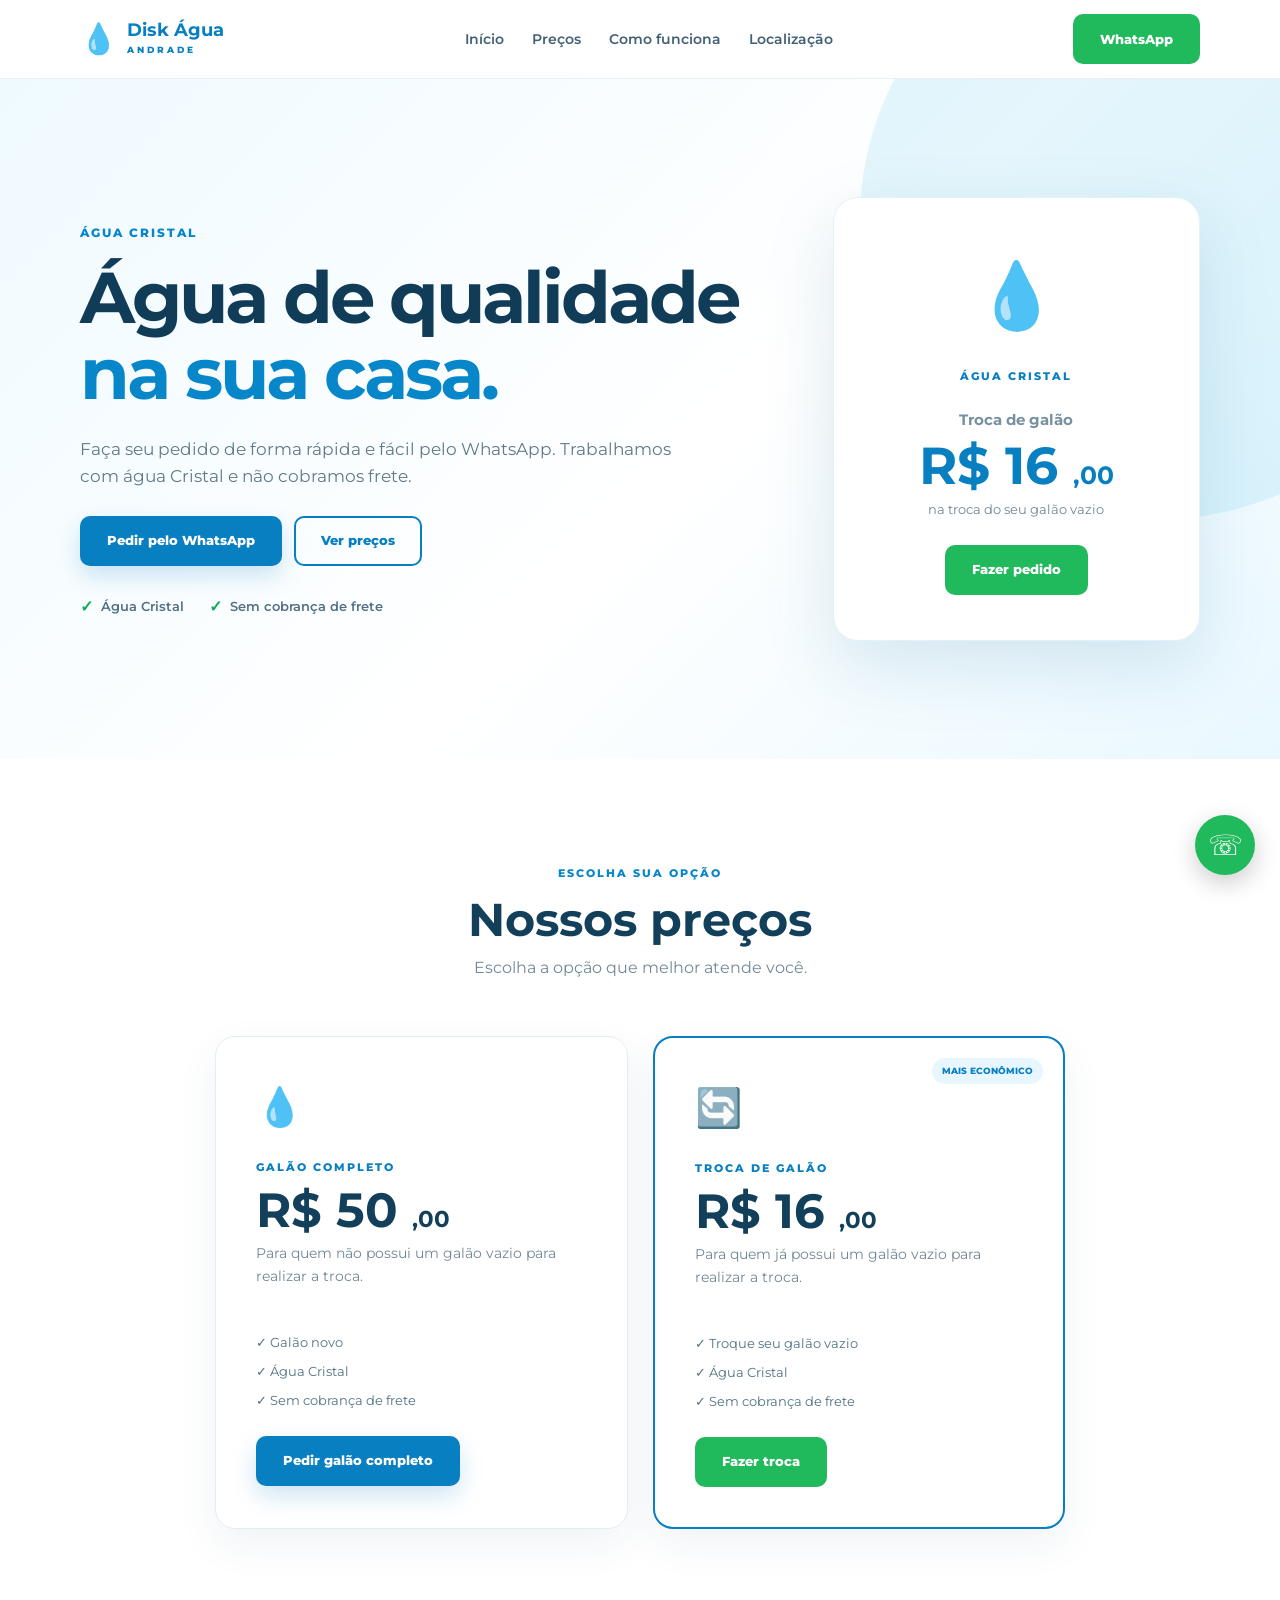
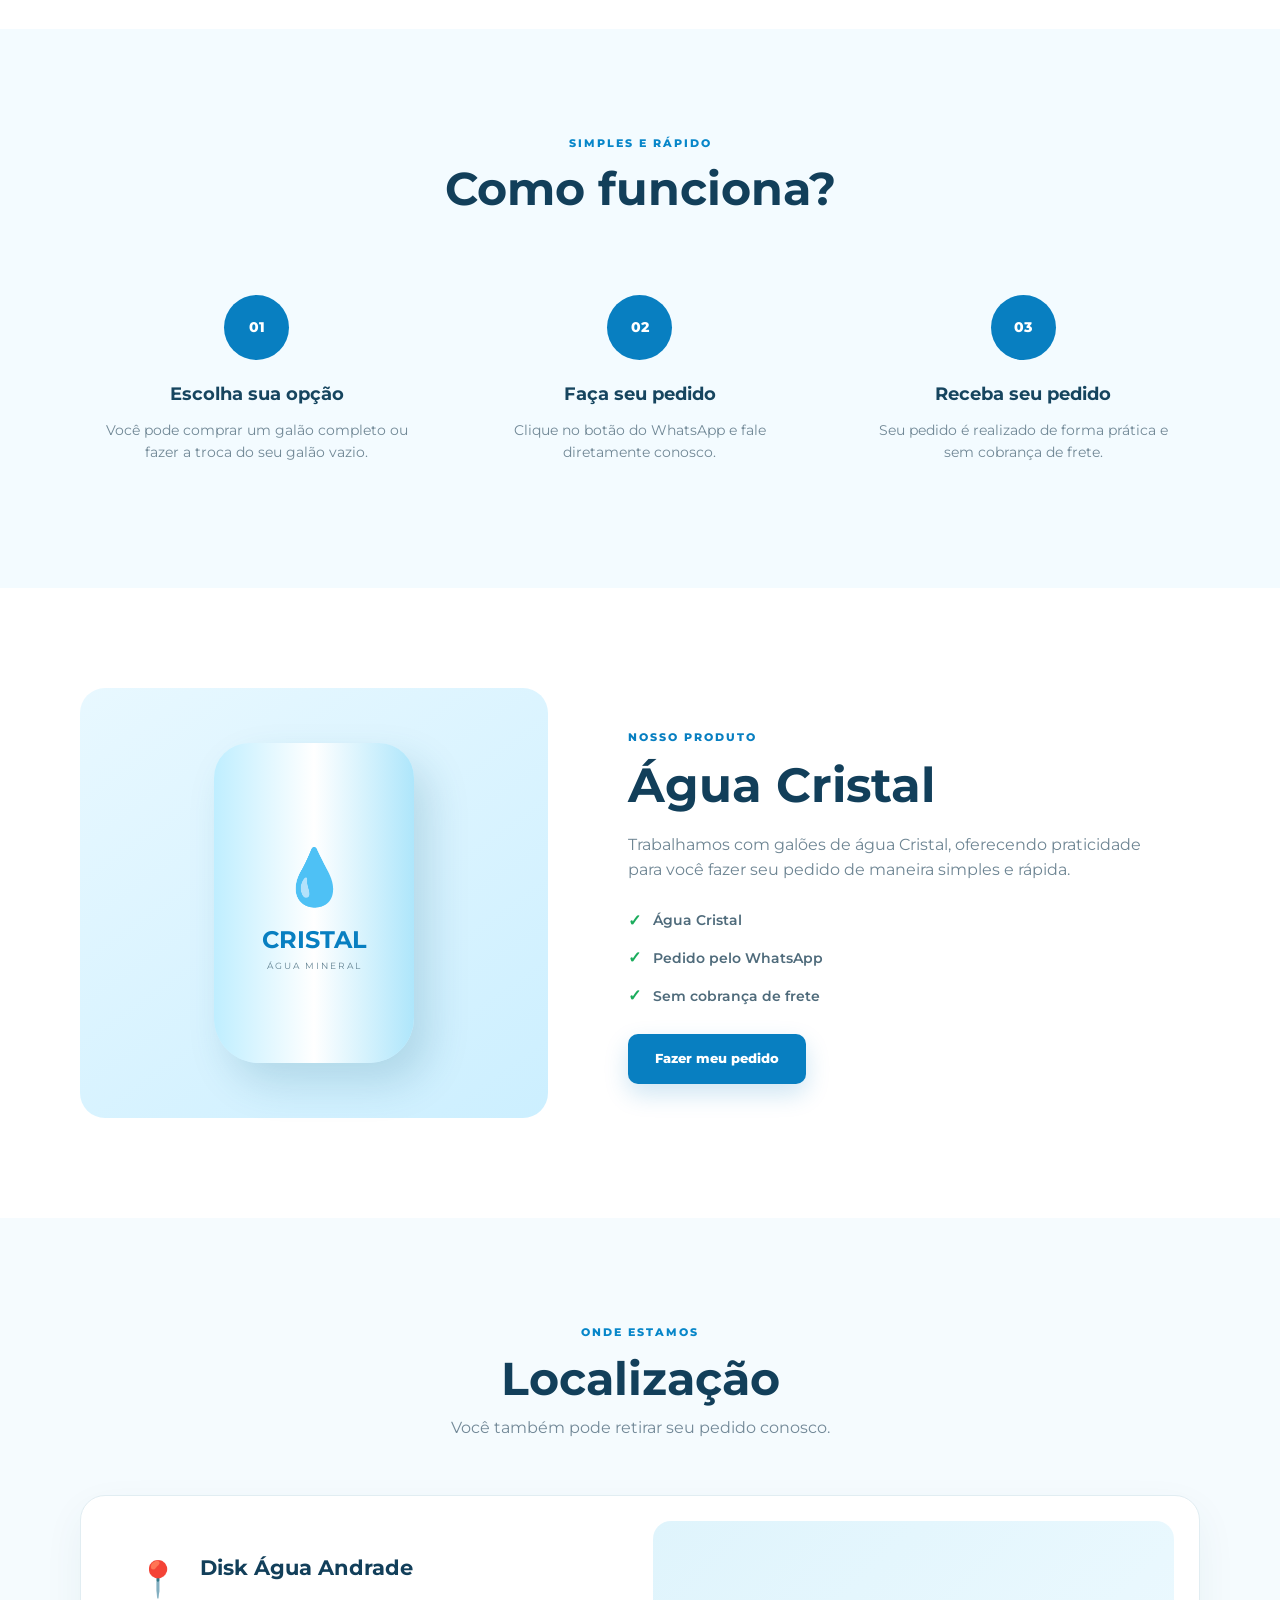
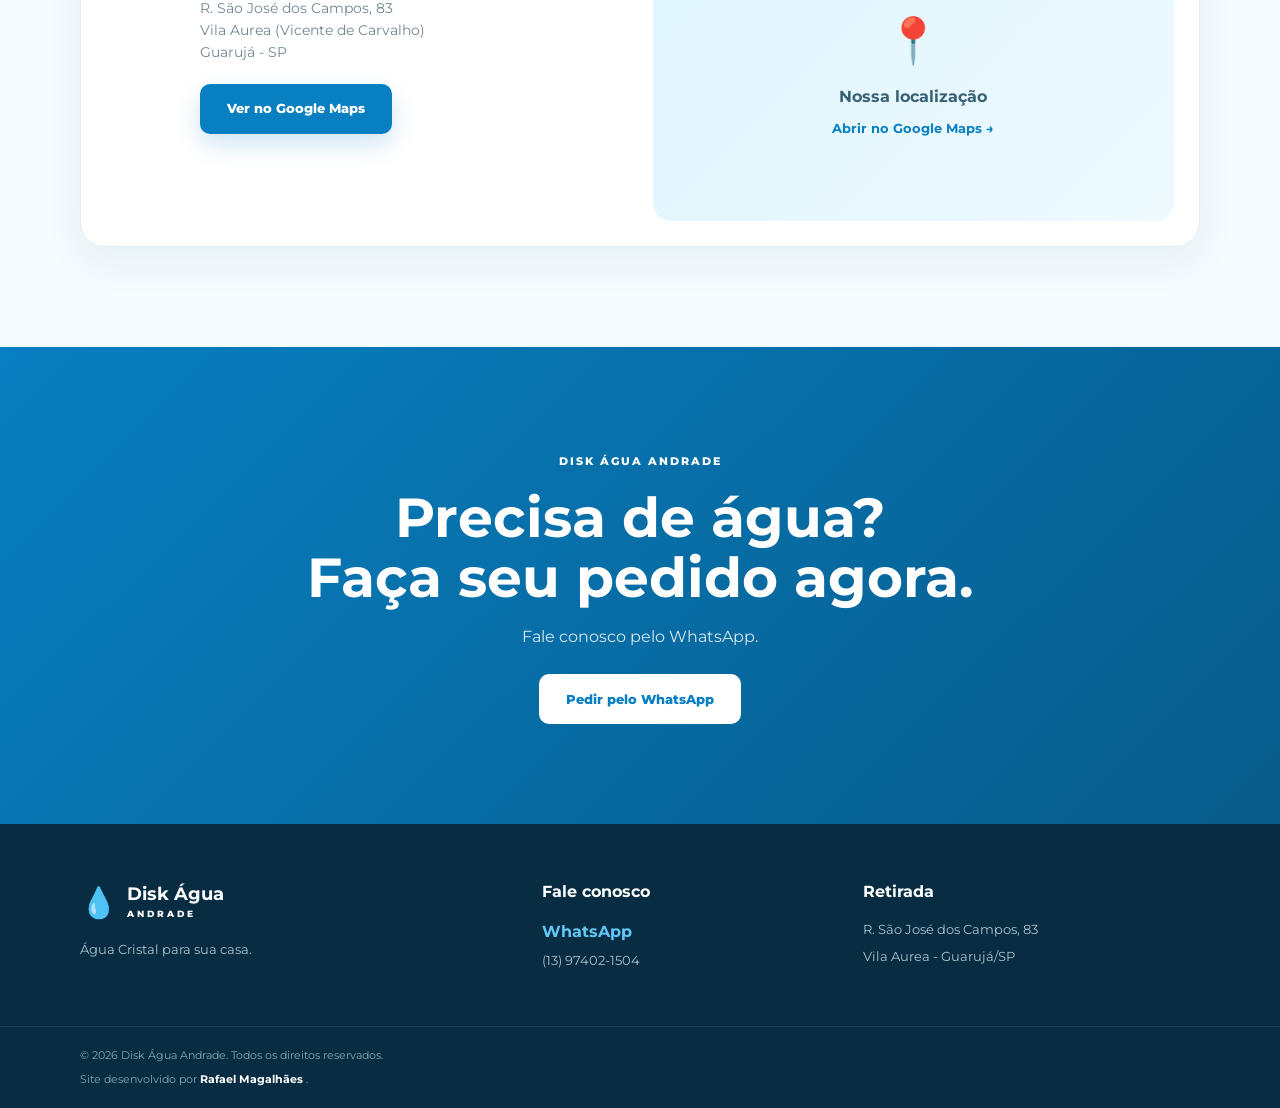
<file: Loja de àgua/index.html>
<!DOCTYPE html>
<html lang="pt-BR">

<head>

    <meta charset="UTF-8">

    <meta name="viewport" content="width=device-width, initial-scale=1.0">

    <title>Disk Água Andrade | Água Cristal</title>

    <meta
        name="description"
        content="Disk Água Andrade. Água Cristal com entrega sem cobrança de frete. Galão completo por R$ 50,00 ou troca por apenas R$ 16,00."
    >

    <link rel="stylesheet" href="style.css">

    <link rel="preconnect" href="https://fonts.googleapis.com">

    <link rel="preconnect" href="https://fonts.gstatic.com" crossorigin>

    <link
        href="https://fonts.googleapis.com/css2?family=Montserrat:wght@400;500;600;700;800&display=swap"
        rel="stylesheet"
    >

</head>


<body>


    <!-- =========================================
         HEADER
    ========================================== -->

    <header class="header">

        <div class="container header-content">


            <a href="#inicio" class="logo">

                <span class="logo-water">
                    💧
                </span>

                <span>

                    <strong>
                        Disk Água
                    </strong>

                    <small>
                        ANDRADE
                    </small>

                </span>

            </a>


            <nav class="nav">

                <a href="#inicio">
                    Início
                </a>

                <a href="#precos">
                    Preços
                </a>

                <a href="#como-funciona">
                    Como funciona
                </a>

                <a href="#localizacao">
                    Localização
                </a>

            </nav>


            <a
                href="#"
                class="btn btn-whatsapp header-whatsapp"
                data-whatsapp="geral"
            >
                WhatsApp
            </a>


            <button
                class="menu-button"
                id="menuButton"
                aria-label="Abrir menu"
            >
                ☰
            </button>


        </div>

    </header>



    <main>


        <!-- =========================================
             HERO
        ========================================== -->

        <section class="hero" id="inicio">

            <div class="hero-background"></div>


            <div class="container hero-content">


                <div class="hero-text">


                    <span class="tag">
                        ÁGUA CRISTAL
                    </span>


                    <h1>

                        Água de qualidade

                        <span>
                            na sua casa.
                        </span>

                    </h1>


                    <p>

                        Faça seu pedido de forma rápida e fácil pelo WhatsApp.
                        Trabalhamos com água Cristal e não cobramos frete.

                    </p>


                    <div class="hero-buttons">


                        <a
                            href="#"
                            class="btn btn-primary"
                            data-whatsapp="geral"
                        >
                            Pedir pelo WhatsApp
                        </a>


                        <a
                            href="#precos"
                            class="btn btn-outline"
                        >
                            Ver preços
                        </a>


                    </div>


                    <div class="hero-info">


                        <div class="info-item">

                            <span>
                                ✓
                            </span>

                            <p>
                                Água Cristal
                            </p>

                        </div>


                        <div class="info-item">

                            <span>
                                ✓
                            </span>

                            <p>
                                Sem cobrança de frete
                            </p>

                        </div>


                    </div>


                </div>



                <!-- CARD DE DESTAQUE -->

                <div class="hero-card">


                    <div class="water-drop">
                        💧
                    </div>


                    <span>
                        ÁGUA CRISTAL
                    </span>


                    <h2>
                        Troca de galão
                    </h2>


                    <strong>

                        R$ 16

                        <small>
                            ,00
                        </small>

                    </strong>


                    <p>
                        na troca do seu galão vazio
                    </p>


                    <a
                        href="#"
                        class="btn btn-whatsapp"
                        data-whatsapp="troca"
                    >
                        Fazer pedido
                    </a>


                </div>


            </div>

        </section>



        <!-- =========================================
             PREÇOS
        ========================================== -->

        <section
            class="prices section"
            id="precos"
        >


            <div class="container">


                <div class="section-title">


                    <span>
                        ESCOLHA SUA OPÇÃO
                    </span>


                    <h2>
                        Nossos preços
                    </h2>


                    <p>
                        Escolha a opção que melhor atende você.
                    </p>


                </div>



                <div class="price-grid">


                    <!-- GALÃO COMPLETO -->

                    <article class="price-card">


                        <div class="card-icon">
                            💧
                        </div>


                        <span class="card-label">
                            GALÃO COMPLETO
                        </span>


                        <h3>

                            R$ 50

                            <span>
                                ,00
                            </span>

                        </h3>


                        <p>

                            Para quem não possui um galão vazio
                            para realizar a troca.

                        </p>


                        <ul>

                            <li>
                                ✓ Galão novo
                            </li>

                            <li>
                                ✓ Água Cristal
                            </li>

                            <li>
                                ✓ Sem cobrança de frete
                            </li>

                        </ul>


                        <a
                            href="#"
                            class="btn btn-primary"
                            data-whatsapp="completo"
                        >
                            Pedir galão completo
                        </a>


                    </article>



                    <!-- TROCA DE GALÃO -->

                    <article class="price-card featured">


                        <div class="featured-badge">
                            MAIS ECONÔMICO
                        </div>


                        <div class="card-icon">
                            🔄
                        </div>


                        <span class="card-label">
                            TROCA DE GALÃO
                        </span>


                        <h3>

                            R$ 16

                            <span>
                                ,00
                            </span>

                        </h3>


                        <p>

                            Para quem já possui um galão vazio
                            para realizar a troca.

                        </p>


                        <ul>

                            <li>
                                ✓ Troque seu galão vazio
                            </li>

                            <li>
                                ✓ Água Cristal
                            </li>

                            <li>
                                ✓ Sem cobrança de frete
                            </li>

                        </ul>


                        <a
                            href="#"
                            class="btn btn-whatsapp"
                            data-whatsapp="troca"
                        >
                            Fazer troca
                        </a>


                    </article>


                </div>


            </div>


        </section>



        <!-- =========================================
             COMO FUNCIONA
        ========================================== -->

        <section
            class="how section"
            id="como-funciona"
        >


            <div class="container">


                <div class="section-title">


                    <span>
                        SIMPLES E RÁPIDO
                    </span>


                    <h2>
                        Como funciona?
                    </h2>


                </div>



                <div class="steps">


                    <div class="step">


                        <div class="step-number">
                            01
                        </div>


                        <h3>
                            Escolha sua opção
                        </h3>


                        <p>

                            Você pode comprar um galão completo
                            ou fazer a troca do seu galão vazio.

                        </p>


                    </div>



                    <div class="step">


                        <div class="step-number">
                            02
                        </div>


                        <h3>
                            Faça seu pedido
                        </h3>


                        <p>

                            Clique no botão do WhatsApp e
                            fale diretamente conosco.

                        </p>


                    </div>



                    <div class="step">


                        <div class="step-number">
                            03
                        </div>


                        <h3>
                            Receba seu pedido
                        </h3>


                        <p>

                            Seu pedido é realizado de forma
                            prática e sem cobrança de frete.

                        </p>


                    </div>


                </div>


            </div>


        </section>



        <!-- =========================================
             PRODUTO
        ========================================== -->

        <section class="product section">


            <div class="container product-content">


                <div class="product-image">


                    <div class="bottle-placeholder">


                        <span>
                            💧
                        </span>


                        <strong>
                            CRISTAL
                        </strong>


                        <small>
                            ÁGUA MINERAL
                        </small>


                    </div>


                </div>



                <div class="product-text">


                    <span>
                        NOSSO PRODUTO
                    </span>


                    <h2>
                        Água Cristal
                    </h2>


                    <p>

                        Trabalhamos com galões de água Cristal,
                        oferecendo praticidade para você fazer
                        seu pedido de maneira simples e rápida.

                    </p>


                    <div class="product-benefits">


                        <div>

                            <strong>
                                ✓
                            </strong>

                            <span>
                                Água Cristal
                            </span>

                        </div>


                        <div>

                            <strong>
                                ✓
                            </strong>

                            <span>
                                Pedido pelo WhatsApp
                            </span>

                        </div>


                        <div>

                            <strong>
                                ✓
                            </strong>

                            <span>
                                Sem cobrança de frete
                            </span>

                        </div>


                    </div>


                    <a
                        href="#"
                        class="btn btn-primary"
                        data-whatsapp="geral"
                    >
                        Fazer meu pedido
                    </a>


                </div>


            </div>


        </section>



        <!-- =========================================
             LOCALIZAÇÃO
        ========================================== -->

        <section
            class="location section"
            id="localizacao"
        >


            <div class="container">


                <div class="section-title">


                    <span>
                        ONDE ESTAMOS
                    </span>


                    <h2>
                        Localização
                    </h2>


                    <p>
                        Você também pode retirar seu pedido conosco.
                    </p>


                </div>



                <div class="location-card">


                    <div class="location-info">


                        <div class="location-icon">
                            📍
                        </div>


                        <div>


                            <h3>
                                Disk Água Andrade
                            </h3>


                            <p>

                                R. São José dos Campos, 83<br>

                                Vila Aurea
                                (Vicente de Carvalho)<br>

                                Guarujá - SP

                            </p>


                            <a
                                href="https://maps.app.goo.gl/5wChJmHDWE4okMnu8"
                                target="_blank"
                                rel="noopener noreferrer"
                                class="btn btn-primary"
                            >
                                Ver no Google Maps
                            </a>


                        </div>


                    </div>



                    <div class="map-placeholder">


                        <span>
                            📍
                        </span>


                        <p>
                            Nossa localização
                        </p>


                        <a
                            href="https://maps.app.goo.gl/5wChJmHDWE4okMnu8"
                            target="_blank"
                            rel="noopener noreferrer"
                        >
                            Abrir no Google Maps →
                        </a>


                    </div>


                </div>


            </div>


        </section>



        <!-- =========================================
             CTA FINAL
        ========================================== -->

        <section class="final-cta">


            <div class="container">


                <span>
                    DISK ÁGUA ANDRADE
                </span>


                <h2>

                    Precisa de água?

                    <br>

                    Faça seu pedido agora.

                </h2>


                <p>
                    Fale conosco pelo WhatsApp.
                </p>


                <a
                    href="#"
                    class="btn btn-light"
                    data-whatsapp="geral"
                >
                    Pedir pelo WhatsApp
                </a>


            </div>


        </section>


    </main>



    <!-- =========================================
         FOOTER
    ========================================== -->

    <footer class="footer">


        <div class="container footer-content">


            <div class="footer-brand">


                <div class="logo">


                    <span class="logo-water">
                        💧
                    </span>


                    <span>

                        <strong>
                            Disk Água
                        </strong>

                        <small>
                            ANDRADE
                        </small>

                    </span>


                </div>


                <p>
                    Água Cristal para sua casa.
                </p>


            </div>



            <div class="footer-contact">


                <strong>
                    Fale conosco
                </strong>


                <a
                    href="#"
                    data-whatsapp="geral"
                >
                    WhatsApp
                </a>


                <span>
                    (13) 97402-1504
                </span>


            </div>



            <div class="footer-location">


                <strong>
                    Retirada
                </strong>


                <span>
                    R. São José dos Campos, 83
                </span>


                <span>
                    Vila Aurea - Guarujá/SP
                </span>


            </div>


        </div>



        <!-- RODAPÉ INFERIOR -->

        <div class="footer-bottom">


            <div class="container">


                <p>
                    © 2026 Disk Água Andrade. Todos os direitos reservados.
                </p>


                <p class="site-author">

                    Site desenvolvido por

                    <strong>
                        Rafael Magalhães
                    </strong>.

                </p>


            </div>


        </div>


    </footer>



    <!-- =========================================
         BOTÃO FLUTUANTE WHATSAPP
    ========================================== -->

    <a
        href="#"
        class="whatsapp-float"
        data-whatsapp="geral"
        aria-label="Falar pelo WhatsApp"
    >

        <span>
            ☏
        </span>

    </a>



    <script src="script.js"></script>


</body>

</html>
</file>
<file: Loja de àgua/style.css>
/* =========================================
   RESET
========================================= */

* {
    margin: 0;
    padding: 0;
    box-sizing: border-box;
}

html {
    scroll-behavior: smooth;
}

body {
    font-family: "Montserrat", sans-serif;
    color: #123047;
    background: #ffffff;
    line-height: 1.6;
}

a {
    text-decoration: none;
    color: inherit;
}

button {
    font-family: inherit;
}

.container {
    width: min(1120px, 90%);
    margin: 0 auto;
}

.section {
    padding: 100px 0;
}


/* =========================================
   HEADER
========================================= */

.header {
    position: sticky;
    top: 0;
    z-index: 1000;
    background: rgba(255, 255, 255, 0.96);
    backdrop-filter: blur(10px);
    border-bottom: 1px solid #e9f0f4;
}

.header-content {
    min-height: 78px;
    display: flex;
    align-items: center;
    justify-content: space-between;
    gap: 30px;
}

.logo {
    display: flex;
    align-items: center;
    gap: 10px;
    color: #087fc1;
}

.logo-water {
    font-size: 30px;
}

.logo strong {
    display: block;
    font-size: 18px;
    line-height: 1;
}

.logo small {
    display: block;
    font-size: 9px;
    font-weight: 800;
    letter-spacing: 3px;
    margin-top: 4px;
}

.nav {
    display: flex;
    align-items: center;
    gap: 28px;
}

.nav a {
    font-size: 14px;
    font-weight: 600;
    color: #426175;
    transition: 0.3s;
}

.nav a:hover {
    color: #0786c9;
}

.menu-button {
    display: none;
    border: none;
    background: transparent;
    font-size: 26px;
    cursor: pointer;
}


/* =========================================
   BOTÕES
========================================= */

.btn {
    display: inline-flex;
    align-items: center;
    justify-content: center;
    min-height: 50px;
    padding: 0 25px;
    border-radius: 10px;
    font-size: 13px;
    font-weight: 800;
    transition: 0.3s;
    cursor: pointer;
    border: 2px solid transparent;
}

.btn:hover {
    transform: translateY(-2px);
}

.btn-primary {
    background: #087fc1;
    color: #ffffff;
    box-shadow: 0 10px 25px rgba(8, 127, 193, 0.2);
}

.btn-primary:hover {
    background: #066da6;
}

.btn-whatsapp {
    background: #20b95c;
    color: #ffffff;
}

.btn-whatsapp:hover {
    background: #159d4b;
}

.btn-outline {
    border-color: #087fc1;
    color: #087fc1;
}

.btn-outline:hover {
    background: #087fc1;
    color: #ffffff;
}

.btn-light {
    background: #ffffff;
    color: #087fc1;
}

.btn-light:hover {
    background: #eef9ff;
}


/* =========================================
   HERO
========================================= */

.hero {
    position: relative;
    min-height: 680px;
    display: flex;
    align-items: center;
    overflow: hidden;
    background: linear-gradient(
        135deg,
        #effaff 0%,
        #ffffff 55%,
        #e9f8ff 100%
    );
}

.hero-background {
    position: absolute;
    width: 600px;
    height: 600px;
    border-radius: 50%;
    right: -180px;
    top: -160px;
    background: rgba(79, 193, 235, 0.15);
}

.hero-content {
    position: relative;
    z-index: 2;
    display: grid;
    grid-template-columns: 1.3fr 0.7fr;
    gap: 70px;
    align-items: center;
}

.tag {
    display: inline-block;
    color: #0786c9;
    font-size: 12px;
    font-weight: 800;
    letter-spacing: 2px;
    margin-bottom: 18px;
}

.hero h1 {
    max-width: 720px;
    font-size: clamp(42px, 6vw, 72px);
    line-height: 1.05;
    letter-spacing: -3px;
    color: #103c58;
}

.hero h1 span {
    color: #0786c9;
}

.hero-text > p {
    max-width: 600px;
    margin: 25px 0;
    color: #60798a;
    font-size: 17px;
}

.hero-buttons {
    display: flex;
    gap: 12px;
    flex-wrap: wrap;
}

.hero-info {
    display: flex;
    gap: 25px;
    margin-top: 28px;
}

.info-item {
    display: flex;
    align-items: center;
    gap: 8px;
}

.info-item span {
    color: #18a85a;
    font-weight: 800;
}

.info-item p {
    font-size: 13px;
    font-weight: 600;
    color: #527084;
}


/* =========================================
   CARD HERO
========================================= */

.hero-card {
    padding: 45px 35px;
    border-radius: 25px;
    background: #ffffff;
    text-align: center;
    box-shadow: 0 25px 70px rgba(27, 108, 145, 0.15);
    border: 1px solid #e2f2f9;
}

.water-drop {
    font-size: 65px;
    margin-bottom: 15px;
}

.hero-card > span {
    font-size: 11px;
    font-weight: 800;
    letter-spacing: 2px;
    color: #087fc1;
}

.hero-card h2 {
    font-size: 15px;
    margin-top: 20px;
    color: #7690a0;
}

.hero-card > strong {
    display: block;
    color: #087fc1;
    font-size: 52px;
    line-height: 1.1;
    margin: 5px 0;
}

.hero-card > strong small {
    font-size: 25px;
}

.hero-card p {
    color: #6e8796;
    font-size: 13px;
    margin-bottom: 25px;
}


/* =========================================
   TÍTULOS
========================================= */

.section-title {
    text-align: center;
    margin-bottom: 55px;
}

.section-title > span {
    font-size: 11px;
    font-weight: 800;
    letter-spacing: 2px;
    color: #0786c9;
}

.section-title h2 {
    font-size: clamp(32px, 4vw, 46px);
    line-height: 1.1;
    color: #123f5a;
    margin: 10px 0;
}

.section-title p {
    color: #728897;
}


/* =========================================
   PREÇOS
========================================= */

.prices {
    background: #ffffff;
}

.price-grid {
    display: grid;
    grid-template-columns: repeat(2, 1fr);
    max-width: 850px;
    margin: auto;
    gap: 25px;
}

.price-card {
    position: relative;
    padding: 40px;
    border-radius: 20px;
    background: #ffffff;
    border: 1px solid #e3edf2;
    box-shadow: 0 15px 40px rgba(23, 82, 108, 0.07);
}

.price-card.featured {
    border: 2px solid #087fc1;
}

.featured-badge {
    position: absolute;
    right: 20px;
    top: 20px;
    background: #e8f7ff;
    color: #087fc1;
    padding: 6px 10px;
    border-radius: 20px;
    font-size: 9px;
    font-weight: 800;
}

.card-icon {
    font-size: 38px;
    margin-bottom: 15px;
}

.card-label {
    font-size: 11px;
    letter-spacing: 2px;
    font-weight: 800;
    color: #087fc1;
}

.price-card h3 {
    margin: 8px 0;
    font-size: 48px;
    line-height: 1;
    color: #123f5a;
}

.price-card h3 span {
    font-size: 23px;
}

.price-card > p {
    color: #708795;
    font-size: 14px;
    min-height: 70px;
}

.price-card ul {
    list-style: none;
    margin: 20px 0 25px;
}

.price-card li {
    color: #527184;
    font-size: 13px;
    margin-bottom: 8px;
}


/* =========================================
   COMO FUNCIONA
========================================= */

.how {
    background: #f3fbff;
}

.steps {
    display: grid;
    grid-template-columns: repeat(3, 1fr);
    gap: 30px;
}

.step {
    text-align: center;
    padding: 25px;
}

.step-number {
    width: 65px;
    height: 65px;
    display: flex;
    align-items: center;
    justify-content: center;
    margin: 0 auto 20px;
    border-radius: 50%;
    background: #087fc1;
    color: #ffffff;
    font-size: 14px;
    font-weight: 800;
}

.step h3 {
    color: #16455f;
    margin-bottom: 10px;
    font-size: 18px;
}

.step p {
    color: #718896;
    font-size: 14px;
}


/* =========================================
   PRODUTO
========================================= */

.product {
    background: #ffffff;
}

.product-content {
    display: grid;
    grid-template-columns: 0.9fr 1.1fr;
    gap: 80px;
    align-items: center;
}

.product-image {
    min-height: 430px;
    border-radius: 25px;
    background: linear-gradient(
        145deg,
        #e8f8ff,
        #ccefff
    );
    display: flex;
    align-items: center;
    justify-content: center;
}

.bottle-placeholder {
    width: 200px;
    height: 320px;
    border-radius: 35px 35px 45px 45px;
    background: linear-gradient(
        90deg,
        #bfeeff,
        #ffffff,
        #aee6fb
    );
    display: flex;
    flex-direction: column;
    justify-content: center;
    align-items: center;
    box-shadow: 15px 20px 40px rgba(18, 98, 130, 0.18);
    text-align: center;
}

.bottle-placeholder span {
    font-size: 55px;
}

.bottle-placeholder strong {
    font-size: 24px;
    color: #087fc1;
}

.bottle-placeholder small {
    font-size: 9px;
    letter-spacing: 2px;
    color: #638393;
}

.product-text > span {
    color: #087fc1;
    font-size: 11px;
    font-weight: 800;
    letter-spacing: 2px;
}

.product-text h2 {
    font-size: 48px;
    color: #123f5a;
    line-height: 1.1;
    margin: 10px 0 20px;
}

.product-text > p {
    color: #6e8593;
    font-size: 16px;
    max-width: 550px;
}

.product-benefits {
    margin: 25px 0;
}

.product-benefits div {
    display: flex;
    align-items: center;
    gap: 12px;
    margin-bottom: 12px;
}

.product-benefits strong {
    color: #1aac5c;
}

.product-benefits span {
    color: #4f6b7b;
    font-size: 14px;
    font-weight: 600;
}


/* =========================================
   LOCALIZAÇÃO
========================================= */

.location {
    background: #f5fbfe;
}

.location-card {
    display: grid;
    grid-template-columns: 1fr 1fr;
    gap: 25px;
    padding: 25px;
    background: #ffffff;
    border: 1px solid #e1edf2;
    border-radius: 25px;
    box-shadow: 0 15px 40px rgba(23, 82, 108, 0.06);
}

.location-info {
    display: flex;
    gap: 20px;
    padding: 30px;
    align-items: flex-start;
}

.location-icon {
    font-size: 35px;
}

.location-info h3 {
    color: #123f5a;
    font-size: 21px;
    margin-bottom: 12px;
}

.location-info p {
    color: #708794;
    font-size: 14px;
    margin-bottom: 20px;
}

.map-placeholder {
    min-height: 300px;
    border-radius: 18px;
    background: linear-gradient(
        135deg,
        #dff4fc,
        #eefaff
    );
    display: flex;
    flex-direction: column;
    align-items: center;
    justify-content: center;
    text-align: center;
}

.map-placeholder span {
    font-size: 45px;
}

.map-placeholder p {
    color: #386174;
    font-weight: 700;
    margin: 8px 0;
}

.map-placeholder a {
    color: #087fc1;
    font-size: 13px;
    font-weight: 700;
}


/* =========================================
   CTA FINAL
========================================= */

.final-cta {
    padding: 100px 0;
    text-align: center;
    background: linear-gradient(
        135deg,
        #087fc1,
        #075b8a
    );
    color: #ffffff;
}

.final-cta span {
    font-size: 11px;
    font-weight: 800;
    letter-spacing: 2px;
}

.final-cta h2 {
    font-size: clamp(35px, 5vw, 55px);
    line-height: 1.1;
    margin: 15px 0;
}

.final-cta p {
    margin-bottom: 25px;
    opacity: 0.85;
}


/* =========================================
   FOOTER
========================================= */

.footer {
    background: #082d42;
    color: #ffffff;
}

.footer-content {
    padding: 55px 0;
    display: grid;
    grid-template-columns: 1.5fr 1fr 1.2fr;
    gap: 40px;
}

.footer .logo {
    color: #ffffff;
}

.footer-brand p {
    margin-top: 12px;
    color: #a9c2cf;
    font-size: 13px;
}

.footer-contact,
.footer-location {
    display: flex;
    flex-direction: column;
    gap: 6px;
}

.footer-contact strong,
.footer-location strong {
    margin-bottom: 8px;
}

.footer-contact a {
    color: #63c7f5;
    font-weight: 700;
}

.footer-contact span,
.footer-location span {
    color: #a9c2cf;
    font-size: 13px;
}


/* =========================================
   RODAPÉ INFERIOR
========================================= */

.footer-bottom {
    border-top: 1px solid rgba(255, 255, 255, 0.1);
    padding: 20px 0;
}

.footer-bottom p {
    color: #86a5b5;
    font-size: 11px;
}

.site-author {
    margin-top: 6px;
    font-size: 11px;
    color: #86a5b5;
}

.site-author strong {
    color: #ffffff;
}


/* =========================================
   WHATSAPP FLUTUANTE
========================================= */

.whatsapp-float {
    position: fixed;
    right: 25px;
    bottom: 25px;
    z-index: 999;
    width: 60px;
    height: 60px;
    border-radius: 50%;
    display: flex;
    align-items: center;
    justify-content: center;
    background: #20b95c;
    color: #ffffff;
    box-shadow: 0 8px 25px rgba(0, 0, 0, 0.2);
    transition: 0.3s;
}

.whatsapp-float span {
    font-size: 28px;
}

.whatsapp-float:hover {
    transform: scale(1.08);
}


/* =========================================
   RESPONSIVO
========================================= */

@media (max-width: 900px) {

    .nav {
        display: none;
        position: absolute;
        top: 78px;
        left: 0;
        width: 100%;
        padding: 20px;
        flex-direction: column;
        background: #ffffff;
        border-bottom: 1px solid #e5edf1;
    }

    .nav.active {
        display: flex;
    }

    .menu-button {
        display: block;
    }

    .header-whatsapp {
        display: none;
    }

    .hero-content,
    .product-content {
        grid-template-columns: 1fr;
    }

    .hero {
        padding: 80px 0;
    }

    .hero-card {
        max-width: 450px;
        width: 100%;
        margin: auto;
    }

    .steps {
        grid-template-columns: 1fr;
    }

    .location-card {
        grid-template-columns: 1fr;
    }

    .footer-content {
        grid-template-columns: 1fr 1fr;
    }

}


@media (max-width: 650px) {

    .section {
        padding: 70px 0;
    }

    .hero {
        min-height: auto;
        padding: 70px 0;
    }

    .hero h1 {
        font-size: 43px;
        letter-spacing: -2px;
    }

    .hero-text > p {
        font-size: 15px;
    }

    .hero-buttons {
        flex-direction: column;
    }

    .hero-buttons .btn {
        width: 100%;
    }

    .hero-info {
        flex-direction: column;
        gap: 10px;
    }

    .price-grid {
        grid-template-columns: 1fr;
    }

    .price-card {
        padding: 30px 25px;
    }

    .product-image {
        min-height: 350px;
    }

    .product-text h2 {
        font-size: 40px;
    }

    .location-card {
        padding: 10px;
    }

    .location-info {
        padding: 20px;
        flex-direction: column;
    }

    .footer-content {
        grid-template-columns: 1fr;
        padding: 45px 0;
    }

    .whatsapp-float {
        right: 18px;
        bottom: 18px;
    }

}
</file>
